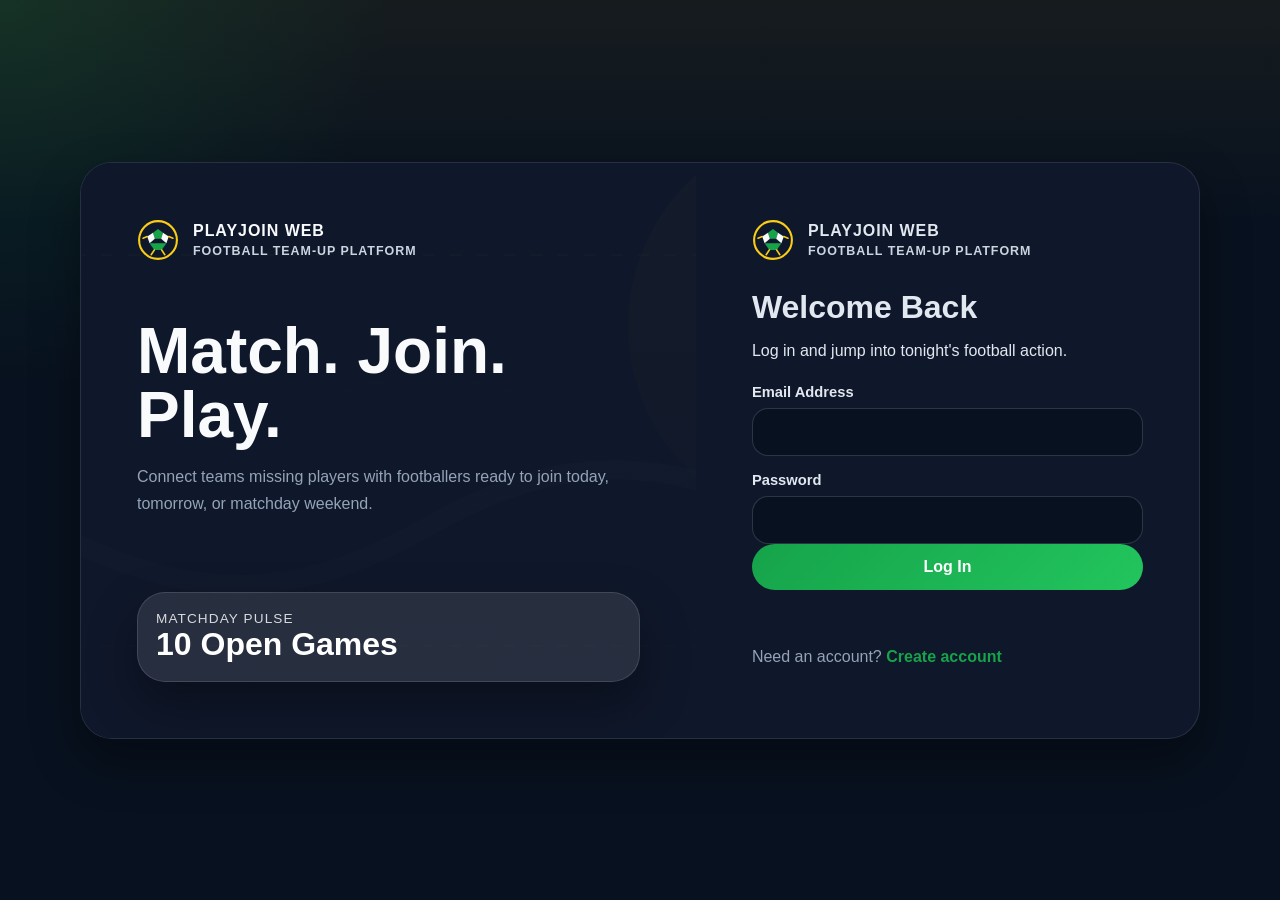
<file: index.html>
<!DOCTYPE html>
<html lang="en">
<head>
  <meta charset="UTF-8">
  <meta name="viewport" content="width=device-width, initial-scale=1.0">
  <title>PlayJoin Web | Dashboard</title>
  <link rel="stylesheet" href="css/style.css">
</head>
<body>
  <header class="topbar">
    <div class="topbar-inner">
      <a class="brand" href="index.html">
        <img src="assets/icons/ball.svg" alt="PlayJoin Web logo">
        <div>
          PlayJoin Web
          <small data-i18n="brandTag">Football Team-Up Platform</small>
        </div>
      </a>
      <nav>
        <a class="nav-link active" href="index.html" data-i18n="navHome">Dashboard</a>
        <a class="nav-link" href="activity.html" data-i18n="navActivity">My Activity</a>
        <a class="nav-link" href="settings.html" data-i18n="navSettings">Settings</a>
      </nav>
      <div class="user-chip" data-user-name>Player</div>
    </div>
  </header>

  <main class="page-shell">
    <section class="hero">
      <div class="hero-content">
        <span class="mini-tag">Matchday Ready</span>
        <h1 id="heroGreeting">Need players? Find a football match in minutes.</h1>
        <p data-i18n="heroText">Connect teams missing players with footballers ready to join today, tomorrow, or matchday weekend.</p>
        <div class="hero-actions">
          <button class="primary-btn" type="button" data-open-modal data-i18n="heroPrimary">Create Match Request</button>
          <a class="outline-btn" href="#browseSection" data-i18n="heroSecondary">Browse Open Matches</a>
        </div>
      </div>
      <div class="hero-board">
        <article class="pulse-card">
          <span>Fast Matchmaking</span>
          <strong>Teams + Players</strong>
        </article>
        <article class="pulse-card">
          <span>Tonight Focus</span>
          <strong>Need 1-2 More</strong>
        </article>
        <article class="pulse-card">
          <span>Best Use</span>
          <strong>Booked Field Rescue</strong>
        </article>
        <article class="pulse-card">
          <span>Style</span>
          <strong>Bold Football Hub</strong>
        </article>
      </div>
    </section>

    <section id="statsGrid" class="stats-grid"></section>

    <section class="dashboard-layout">
      <article class="panel-card">
        <div class="section-header">
          <div>
            <h2 data-i18n="quickActions">Quick Actions</h2>
            <p>Jump straight into the next football move.</p>
          </div>
        </div>
        <div class="quick-actions">
          <button class="primary-btn" type="button" data-open-modal data-i18n="createRequest">Create Request</button>
          <a class="ghost-btn" href="activity.html" data-i18n="viewActivity">View Activity</a>
          <a class="outline-btn" href="settings.html" data-i18n="navSettings">Settings</a>
        </div>
      </article>

      <article class="panel-card">
        <div class="section-header">
          <div>
            <h2 data-i18n="openFilters">Match Filters</h2>
            <p>Find the right football game by urgency, city, and format.</p>
          </div>
        </div>
        <div class="chip-row">
          <button class="filter-chip active" type="button" data-filter="all">All</button>
          <button class="filter-chip" type="button" data-filter="open" data-i18n="open">Open</button>
          <button class="filter-chip" type="button" data-filter="today" data-i18n="today">Today</button>
          <button class="filter-chip" type="button" data-filter="need-1" data-i18n="needOnePlayer">Need 1 Player</button>
          <button class="filter-chip" type="button" data-filter="need-2-plus" data-i18n="needTwoPlayers">Need 2+ Players</button>
        </div>
      </article>
    </section>

    <section class="panel-card filter-panel">
      <div class="filter-row">
        <div class="form-group">
          <label for="searchInput">Search</label>
          <input id="searchInput" type="search" data-i18n-placeholder="searchPlaceholder" placeholder="Search by team or field...">
        </div>
        <div class="form-group">
          <label for="locationFilter" data-i18n="locationFilter">Location</label>
          <select id="locationFilter"></select>
        </div>
        <div class="form-group">
          <label for="typeFilter" data-i18n="typeFilter">Match Type</label>
          <select id="typeFilter"></select>
        </div>
        <button id="resetFilters" class="outline-btn" type="button" data-i18n="resetFilters">Reset Filters</button>
      </div>
    </section>

    <section id="browseSection">
      <div class="section-header">
        <div>
          <h2 data-i18n="openMatches">Open Matches</h2>
          <p>Live listings for missing-player requests across cities.</p>
        </div>
      </div>
      <div id="openMatchesGrid" class="match-grid"></div>
    </section>

    <section>
      <div class="section-header">
        <div>
          <h2 data-i18n="urgentMatches">Urgent Match Calls</h2>
          <p>Best picks for fast joins and last-minute football fixes.</p>
        </div>
      </div>
      <div id="urgentMatchesGrid" class="match-grid"></div>
    </section>
  </main>

  <div id="createModal" class="modal" aria-hidden="true">
    <div class="modal-card">
      <div class="modal-head">
        <div>
          <h2 data-i18n="createTitle">Publish Missing Players Request</h2>
          <p>Create a local football request and display it instantly on the dashboard.</p>
        </div>
        <button id="closeModal" class="ghost-btn" type="button">Close</button>
      </div>

      <form id="createRequestForm">
        <div class="modal-grid">
          <div class="form-group">
            <label for="teamName" data-i18n="teamName">Team Name</label>
            <input id="teamName" name="teamName" type="text" required>
          </div>
          <div class="form-group">
            <label for="fieldName" data-i18n="fieldName">Field Name</label>
            <input id="fieldName" name="fieldName" type="text" required>
          </div>
          <div class="form-group">
            <label for="requestLocation" data-i18n="city">City / Location</label>
            <select id="requestLocation" name="location" required></select>
          </div>
          <div class="form-group">
            <label for="requestMatchType" data-i18n="typeFilter">Match Type</label>
            <select id="requestMatchType" name="matchType" required></select>
          </div>
          <div class="form-group">
            <label for="requestDate" data-i18n="date">Date</label>
            <input id="requestDate" name="date" type="date" required>
          </div>
          <div class="form-group">
            <label for="requestTime" data-i18n="time">Time</label>
            <input id="requestTime" name="time" type="time" required>
          </div>
          <div class="form-group full-span">
            <label for="requestTotalNeeded" data-i18n="missingPlayers">Missing Players</label>
            <input id="requestTotalNeeded" name="totalNeeded" type="number" min="1" max="11" required>
          </div>
          <div class="form-group full-span">
            <label for="requestNotes" data-i18n="notes">Notes</label>
            <textarea id="requestNotes" name="notes" placeholder="Add jersey color, skill level, or arrival notes."></textarea>
          </div>
        </div>

        <button class="primary-btn full-width" type="submit" data-i18n="submitRequest">Publish Request</button>
        <div id="formFeedback" class="form-feedback success"></div>
      </form>
    </div>
  </div>

  <footer class="footer">
    PlayJoin Web © <span id="currentYear"></span>
  </footer>

  <script src="js/data.js"></script>
  <script src="js/utils.js"></script>
  <script src="js/app.js"></script>
</body>
</html>
</file>
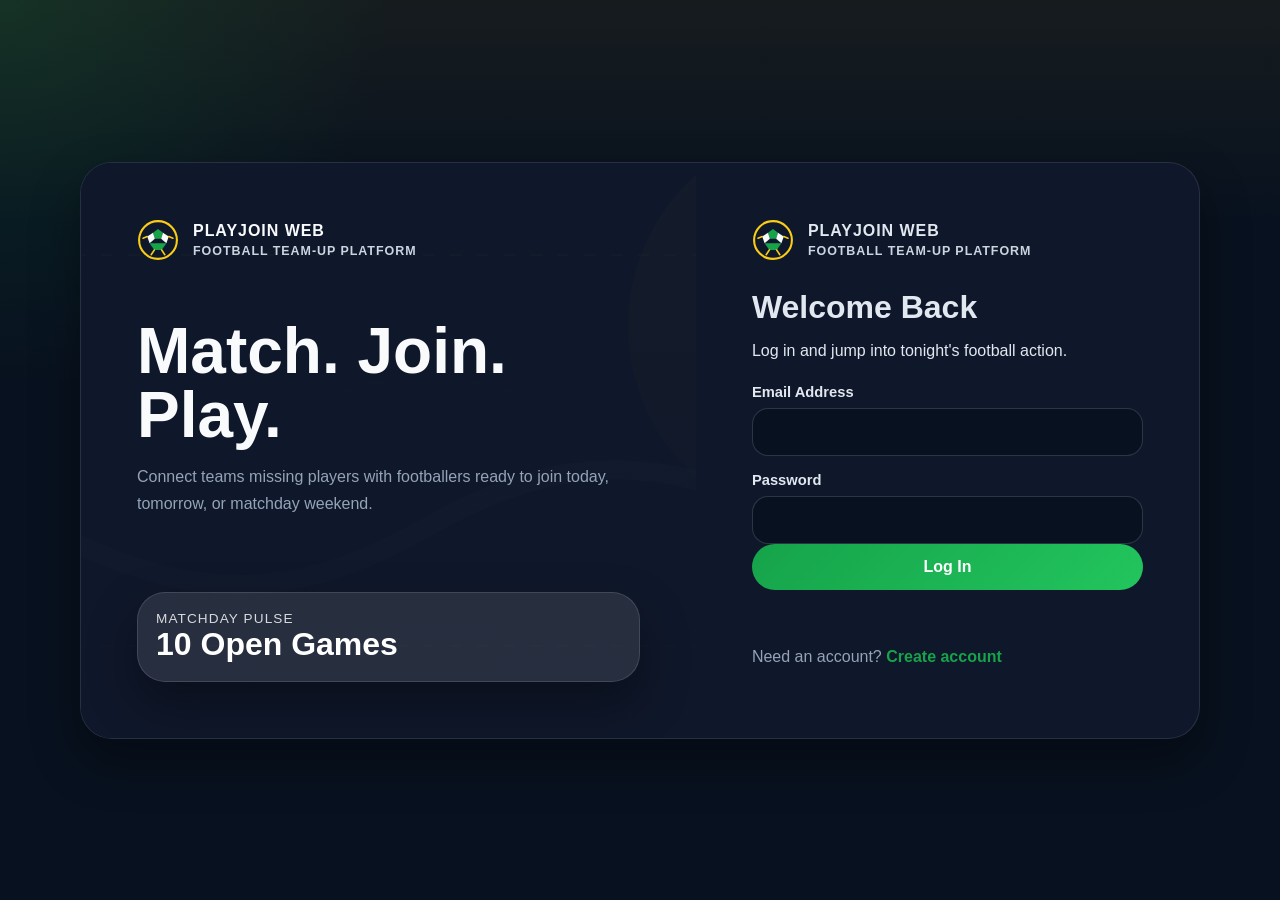
<file: activity.html>
<!DOCTYPE html>
<html lang="en">
<head>
  <meta charset="UTF-8">
  <meta name="viewport" content="width=device-width, initial-scale=1.0">
  <title>PlayJoin Web | Activity</title>
  <link rel="stylesheet" href="css/style.css">
</head>
<body>
  <header class="topbar">
    <div class="topbar-inner">
      <a class="brand" href="index.html">
        <img src="assets/icons/ball.svg" alt="PlayJoin Web logo">
        <div>
          PlayJoin Web
          <small data-i18n="brandTag">Football Team-Up Platform</small>
        </div>
      </a>
      <nav>
        <a class="nav-link" href="index.html" data-i18n="navHome">Dashboard</a>
        <a class="nav-link active" href="activity.html" data-i18n="navActivity">My Activity</a>
        <a class="nav-link" href="settings.html" data-i18n="navSettings">Settings</a>
      </nav>
      <div class="user-chip" data-user-name>Player</div>
    </div>
  </header>

  <main class="page-shell">
    <section class="activity-hero">
      <span class="mini-tag">Player Center</span>
      <h1 data-i18n="activityTitle">Your Football Activity Center</h1>
      <p>Track every request you created and every match you joined from one place.</p>
    </section>

    <section>
      <div class="section-header">
        <div>
          <h2 data-i18n="myRequests">My Created Requests</h2>
          <p>Matches you published to fill missing football players.</p>
        </div>
      </div>
      <div id="createdMatchesGrid" class="match-grid"></div>
    </section>

    <section>
      <div class="section-header">
        <div>
          <h2 data-i18n="joinedMatches">Joined Matches</h2>
          <p>Games where you already secured a place in the squad.</p>
        </div>
      </div>
      <div id="joinedMatchesGrid" class="match-grid"></div>
    </section>
  </main>

  <footer class="footer">
    PlayJoin Web © <span id="currentYear"></span>
  </footer>

  <script src="js/data.js"></script>
  <script src="js/utils.js"></script>
  <script src="js/activity.js"></script>
</body>
</html>
</file>
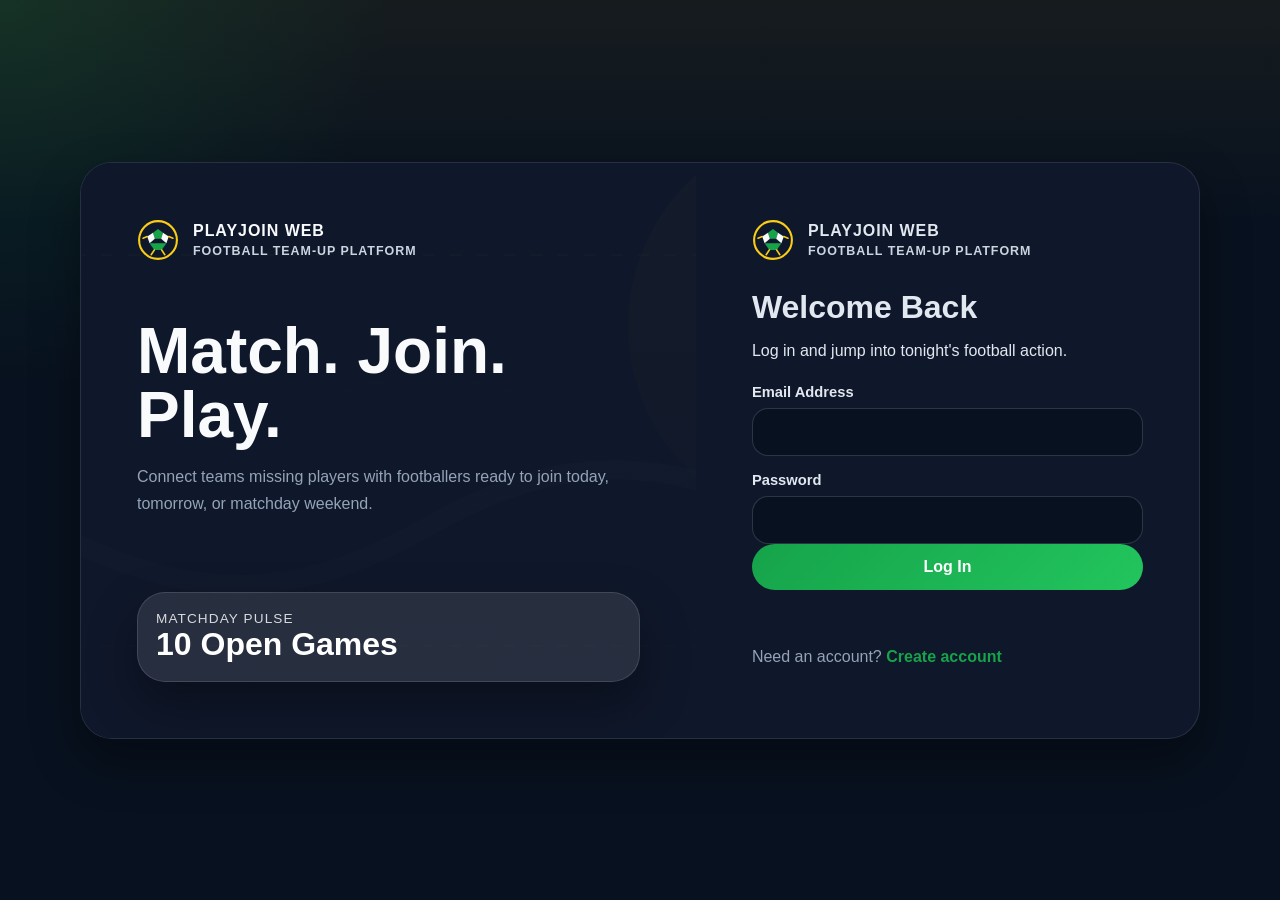
<file: login.html>
<!DOCTYPE html>
<html lang="en">
<head>
  <meta charset="UTF-8">
  <meta name="viewport" content="width=device-width, initial-scale=1.0">
  <title>PlayJoin Web | Login</title>
  <link rel="stylesheet" href="css/style.css">
</head>
<body class="auth-page" data-page="login">
  <main class="auth-layout">
    <section class="auth-panel auth-visual">
      <div class="brand">
        <img src="assets/icons/ball.svg" alt="PlayJoin Web logo">
        <div>
          PlayJoin Web
          <small data-i18n="brandTag">Football Team-Up Platform</small>
        </div>
      </div>
      <div class="auth-copy">
        <h1>Match. Join. Play.</h1>
        <p data-i18n="heroText">Connect teams missing players with footballers ready to join today, tomorrow, or matchday weekend.</p>
      </div>
      <div class="pulse-card">
        <span>Matchday Pulse</span>
        <strong>10 Open Games</strong>
      </div>
    </section>

    <section class="auth-panel">
      <div class="brand">
        <img src="assets/icons/ball.svg" alt="PlayJoin Web ball icon">
        <div>
          PlayJoin Web
          <small data-i18n="brandTag">Football Team-Up Platform</small>
        </div>
      </div>

      <form id="loginForm" class="auth-form">
        <h2 data-i18n="loginTitle">Welcome Back</h2>
        <p data-i18n="loginSubtitle">Log in and jump into tonight's football action.</p>

        <div class="input-grid">
          <div class="form-group">
            <label for="loginEmail" data-i18n="email">Email Address</label>
            <input id="loginEmail" name="email" type="email" required>
          </div>
          <div class="form-group">
            <label for="loginPassword" data-i18n="password">Password</label>
            <input id="loginPassword" name="password" type="password" required>
          </div>
        </div>

        <button class="primary-btn full-width" type="submit" data-i18n="login">Log In</button>
        <div id="authFeedback" class="form-feedback"></div>
      </form>

      <p class="muted-link">
        <span data-i18n="noAccount">Need an account?</span>
        <a href="signup.html" data-i18n="createAccount">Create account</a>
      </p>
    </section>
  </main>

  <script src="js/data.js"></script>
  <script src="js/utils.js"></script>
  <script src="js/auth.js"></script>
</body>
</html>
</file>
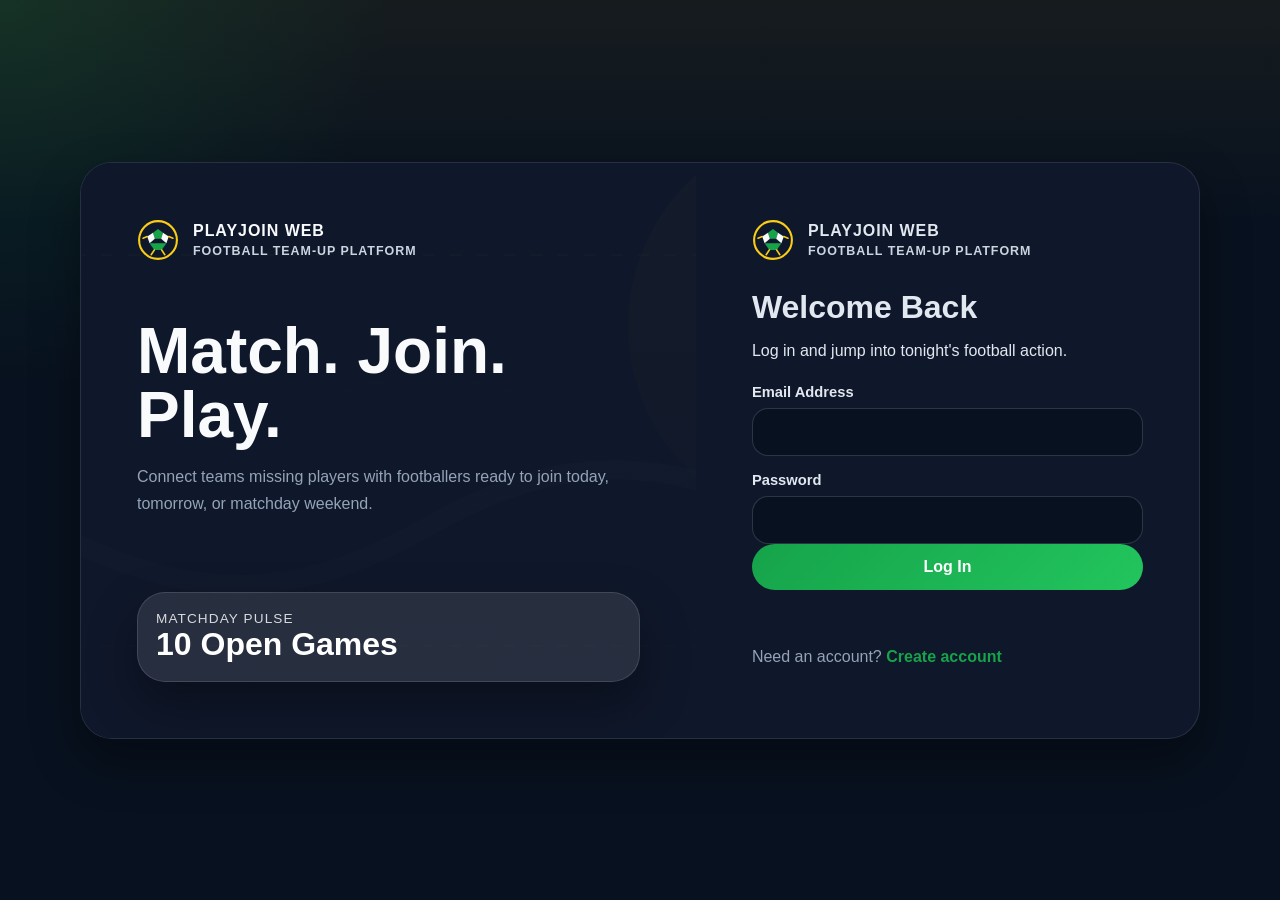
<file: settings.html>
<!DOCTYPE html>
<html lang="en">
<head>
  <meta charset="UTF-8">
  <meta name="viewport" content="width=device-width, initial-scale=1.0">
  <title>PlayJoin Web | Settings</title>
  <link rel="stylesheet" href="css/style.css">
</head>
<body>
  <header class="topbar">
    <div class="topbar-inner">
      <a class="brand" href="index.html">
        <img src="assets/icons/ball.svg" alt="PlayJoin Web logo">
        <div>
          PlayJoin Web
          <small data-i18n="brandTag">Football Team-Up Platform</small>
        </div>
      </a>
      <nav>
        <a class="nav-link" href="index.html" data-i18n="navHome">Dashboard</a>
        <a class="nav-link" href="activity.html" data-i18n="navActivity">My Activity</a>
        <a class="nav-link active" href="settings.html" data-i18n="navSettings">Settings</a>
      </nav>
      <div class="user-chip" data-user-name>Player</div>
    </div>
  </header>

  <main class="page-shell">
    <section class="settings-hero">
      <span class="mini-tag">Profile + Preferences</span>
      <h1 data-i18n="navSettings">Settings</h1>
      <p data-i18n="savePreferences">Preferences are saved automatically.</p>
    </section>

    <section class="settings-grid">
      <article class="settings-card">
        <div class="profile-head">
          <div id="settingsAvatar" class="avatar">PJ</div>
          <div>
            <h2 id="settingsName">Player Name</h2>
            <p id="settingsEmail" class="avatar-subtitle">player@email.com</p>
            <p class="avatar-subtitle" data-i18n="memberSubtitle">Football Player / Community Member</p>
          </div>
        </div>
      </article>

      <article class="settings-card">
        <h3 data-i18n="profileTitle">Player Profile</h3>
        <p class="settings-note">Customize your football experience with simple local preferences.</p>

        <div class="settings-row">
          <div>
            <div class="settings-label" data-i18n="themeMode">Theme Mode</div>
          </div>
          <select id="themeToggle" class="settings-control">
            <option value="light" data-i18n="lightMode">Light Mode</option>
            <option value="dark" data-i18n="darkMode">Dark Mode</option>
          </select>
        </div>

        <div class="settings-row">
          <div>
            <div class="settings-label" data-i18n="language">Language</div>
          </div>
          <select id="languageSelect" class="settings-control">
            <option value="en" data-i18n="english">English</option>
            <option value="tr" data-i18n="turkish">Turkish</option>
            <option value="de" data-i18n="german">German</option>
          </select>
        </div>

        <div class="settings-row">
          <div>
            <div class="settings-label" data-i18n="locationPreference">Location Preference</div>
          </div>
          <select id="locationPreference" class="settings-control"></select>
        </div>

        <div class="settings-row">
          <button id="logoutButton" class="primary-btn" type="button" data-i18n="logout">Log Out</button>
        </div>
      </article>
    </section>
  </main>

  <footer class="footer">
    PlayJoin Web © <span id="currentYear"></span>
  </footer>

  <script src="js/data.js"></script>
  <script src="js/utils.js"></script>
  <script src="js/settings.js"></script>
</body>
</html>
</file>
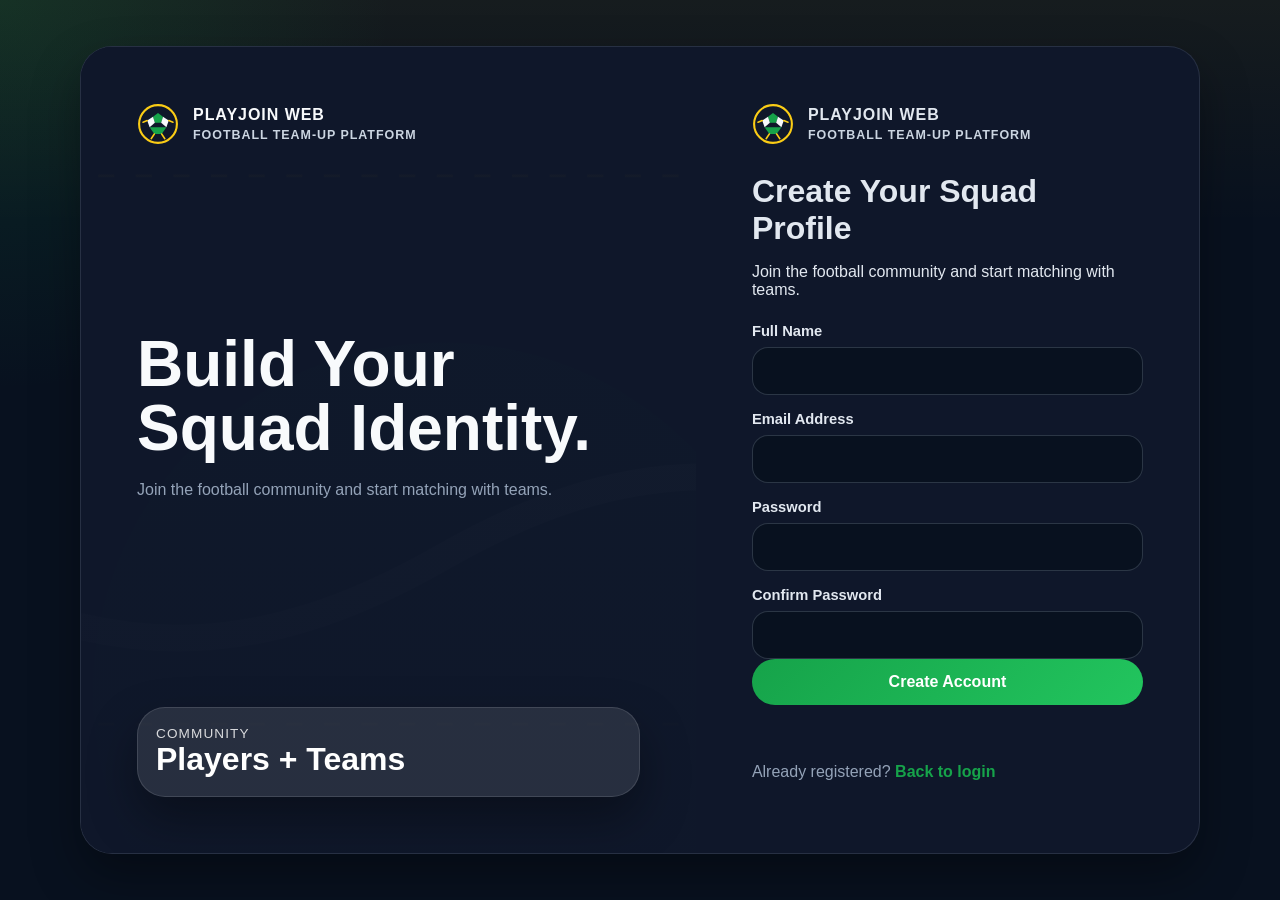
<file: signup.html>
<!DOCTYPE html>
<html lang="en">
<head>
  <meta charset="UTF-8">
  <meta name="viewport" content="width=device-width, initial-scale=1.0">
  <title>PlayJoin Web | Sign Up</title>
  <link rel="stylesheet" href="css/style.css">
</head>
<body class="auth-page" data-page="signup">
  <main class="auth-layout">
    <section class="auth-panel auth-visual">
      <div class="brand">
        <img src="assets/icons/ball.svg" alt="PlayJoin Web logo">
        <div>
          PlayJoin Web
          <small data-i18n="brandTag">Football Team-Up Platform</small>
        </div>
      </div>
      <div class="auth-copy">
        <h1>Build Your Squad Identity.</h1>
        <p data-i18n="signupSubtitle">Join the football community and start matching with teams.</p>
      </div>
      <div class="pulse-card">
        <span>Community</span>
        <strong>Players + Teams</strong>
      </div>
    </section>

    <section class="auth-panel">
      <div class="brand">
        <img src="assets/icons/ball.svg" alt="PlayJoin Web ball icon">
        <div>
          PlayJoin Web
          <small data-i18n="brandTag">Football Team-Up Platform</small>
        </div>
      </div>

      <form id="signupForm" class="auth-form">
        <h2 data-i18n="signupTitle">Create Your Squad Profile</h2>
        <p data-i18n="signupSubtitle">Join the football community and start matching with teams.</p>

        <div class="input-grid">
          <div class="form-group">
            <label for="signupName" data-i18n="fullName">Full Name</label>
            <input id="signupName" name="fullName" type="text" required>
          </div>
          <div class="form-group">
            <label for="signupEmail" data-i18n="email">Email Address</label>
            <input id="signupEmail" name="email" type="email" required>
          </div>
          <div class="form-group">
            <label for="signupPassword" data-i18n="password">Password</label>
            <input id="signupPassword" name="password" type="password" required>
          </div>
          <div class="form-group">
            <label for="signupConfirmPassword" data-i18n="confirmPassword">Confirm Password</label>
            <input id="signupConfirmPassword" name="confirmPassword" type="password" required>
          </div>
        </div>

        <button class="primary-btn full-width" type="submit" data-i18n="signup">Create Account</button>
        <div id="authFeedback" class="form-feedback"></div>
      </form>

      <p class="muted-link">
        <span data-i18n="haveAccount">Already registered?</span>
        <a href="login.html" data-i18n="backToLogin">Back to login</a>
      </p>
    </section>
  </main>

  <script src="js/data.js"></script>
  <script src="js/utils.js"></script>
  <script src="js/auth.js"></script>
</body>
</html>
</file>
<file: css/style.css>
:root {
  --primary: #16a34a;
  --primary-dark: #15803d;
  --navy: #0f172a;
  --navy-soft: #1e293b;
  --yellow: #facc15;
  --bg: #f8fafc;
  --surface: #ffffff;
  --surface-alt: #e2e8f0;
  --text: #1e293b;
  --muted: #64748b;
  --error: #ef4444;
  --success: #22c55e;
  --shadow: 0 20px 40px rgba(15, 23, 42, 0.12);
  --radius-lg: 28px;
  --radius-md: 18px;
  --radius-sm: 12px;
}

[data-theme="dark"] {
  --bg: #08111f;
  --surface: #0f172a;
  --surface-alt: #1e293b;
  --text: #e2e8f0;
  --muted: #94a3b8;
  --shadow: 0 22px 48px rgba(0, 0, 0, 0.35);
}

* {
  box-sizing: border-box;
}

html {
  scroll-behavior: smooth;
}

body {
  margin: 0;
  font-family: Arial, Helvetica, sans-serif;
  background:
    radial-gradient(circle at top left, rgba(22, 163, 74, 0.16), transparent 25%),
    linear-gradient(180deg, rgba(250, 204, 21, 0.06), transparent 25%),
    var(--bg);
  color: var(--text);
  min-height: 100vh;
}

a {
  color: inherit;
  text-decoration: none;
}

button,
input,
select,
textarea {
  font: inherit;
}

img {
  max-width: 100%;
  display: block;
}

.page-shell {
  width: min(1180px, calc(100% - 32px));
  margin: 0 auto;
}

.auth-page {
  min-height: 100vh;
  display: grid;
  place-items: center;
  padding: 24px;
}

.auth-layout {
  width: min(1120px, 100%);
  display: grid;
  grid-template-columns: 1.1fr 0.9fr;
  background: var(--surface);
  border: 1px solid rgba(148, 163, 184, 0.18);
  border-radius: 32px;
  overflow: hidden;
  box-shadow: var(--shadow);
}

.auth-panel {
  padding: 56px;
}

.auth-visual {
  background:
    linear-gradient(180deg, rgba(15, 23, 42, 0.88), rgba(15, 23, 42, 0.98)),
    url("../assets/images/hero-pattern.svg") center/cover no-repeat;
  color: #f8fafc;
  display: flex;
  flex-direction: column;
  justify-content: space-between;
}

.brand {
  display: inline-flex;
  align-items: center;
  gap: 14px;
  font-weight: 800;
  letter-spacing: 0.06em;
  text-transform: uppercase;
}

.brand img {
  width: 42px;
  height: 42px;
}

.brand small {
  display: block;
  margin-top: 4px;
  color: #cbd5e1;
  font-size: 0.78rem;
}

.auth-copy h1,
.hero-content h1,
.section-header h2,
.details-hero h1 {
  margin: 0 0 12px;
  line-height: 1;
  font-weight: 900;
}

.auth-copy h1 {
  font-size: clamp(2.6rem, 5vw, 4.5rem);
}

.auth-copy p,
.hero-content p,
.section-header p,
.details-notes,
.settings-note {
  color: var(--muted);
  line-height: 1.7;
}

.auth-form h2 {
  margin: 24px 0 8px;
  font-size: 2rem;
}

.input-grid {
  display: grid;
  gap: 16px;
  margin-top: 24px;
}

.form-group label {
  display: block;
  margin-bottom: 8px;
  font-size: 0.92rem;
  font-weight: 700;
}

.form-group input,
.form-group select,
.form-group textarea {
  width: 100%;
  border: 1px solid rgba(148, 163, 184, 0.25);
  background: var(--bg);
  color: var(--text);
  border-radius: 16px;
  padding: 14px 16px;
  outline: none;
  transition: border-color 0.2s, transform 0.2s;
}

.form-group textarea {
  min-height: 110px;
  resize: vertical;
}

.form-group input:focus,
.form-group select:focus,
.form-group textarea:focus {
  border-color: var(--primary);
  transform: translateY(-1px);
}

.primary-btn,
.outline-btn,
.ghost-btn,
.filter-chip {
  border: 0;
  cursor: pointer;
  border-radius: 999px;
  padding: 14px 20px;
  font-weight: 800;
  transition: transform 0.2s, background 0.2s, color 0.2s;
}

.primary-btn:hover,
.outline-btn:hover,
.ghost-btn:hover,
.filter-chip:hover {
  transform: translateY(-2px);
}

.primary-btn {
  background: linear-gradient(135deg, var(--primary), #22c55e);
  color: #fff;
}

.outline-btn {
  background: transparent;
  color: var(--text);
  border: 1px solid rgba(148, 163, 184, 0.28);
}

.ghost-btn {
  background: rgba(250, 204, 21, 0.12);
  color: var(--text);
}

.full-width {
  width: 100%;
}

.muted-link {
  margin-top: 20px;
  color: var(--muted);
}

.muted-link a {
  color: var(--primary);
  font-weight: 800;
}

.form-feedback {
  min-height: 24px;
  margin-top: 14px;
  font-size: 0.92rem;
  font-weight: 700;
}

.form-feedback.error {
  color: var(--error);
}

.form-feedback.success {
  color: var(--success);
}

.topbar {
  position: sticky;
  top: 0;
  z-index: 50;
  backdrop-filter: blur(18px);
  background: rgba(8, 17, 31, 0.78);
  border-bottom: 1px solid rgba(148, 163, 184, 0.14);
}

.topbar-inner {
  width: min(1180px, calc(100% - 32px));
  margin: 0 auto;
  display: flex;
  align-items: center;
  justify-content: space-between;
  gap: 18px;
  padding: 16px 0;
}

.topbar nav {
  display: flex;
  align-items: center;
  gap: 12px;
}

.nav-link {
  color: #cbd5e1;
  padding: 10px 14px;
  border-radius: 999px;
  font-weight: 700;
}

.nav-link.active,
.nav-link:hover {
  background: rgba(22, 163, 74, 0.18);
  color: #ffffff;
}

.user-chip {
  background: rgba(250, 204, 21, 0.14);
  color: #f8fafc;
  padding: 10px 14px;
  border-radius: 999px;
  font-weight: 800;
}

.hero {
  margin: 30px 0 22px;
  padding: 36px;
  border-radius: 34px;
  background:
    linear-gradient(135deg, rgba(15, 23, 42, 0.92), rgba(22, 163, 74, 0.8)),
    url("../assets/images/hero-pattern.svg") center/cover no-repeat;
  color: #f8fafc;
  display: grid;
  grid-template-columns: 1.2fr 0.8fr;
  gap: 24px;
  box-shadow: var(--shadow);
}

.hero-content p {
  color: rgba(248, 250, 252, 0.82);
  max-width: 640px;
}

.hero-actions,
.quick-actions,
.chip-row {
  display: flex;
  flex-wrap: wrap;
  gap: 12px;
}

.hero-board {
  display: grid;
  grid-template-columns: repeat(2, 1fr);
  gap: 14px;
}

.pulse-card,
.stat-card,
.panel-card,
.match-card,
.details-card,
.settings-card {
  background: var(--surface);
  border: 1px solid rgba(148, 163, 184, 0.15);
  border-radius: var(--radius-lg);
  box-shadow: var(--shadow);
}

.pulse-card {
  background: rgba(255, 255, 255, 0.1);
  border-color: rgba(255, 255, 255, 0.12);
  color: #fff;
  padding: 18px;
}

.pulse-card span,
.mini-label {
  display: block;
  font-size: 0.85rem;
  letter-spacing: 0.08em;
  text-transform: uppercase;
  color: inherit;
  opacity: 0.82;
}

.pulse-card strong,
.stat-card strong {
  font-size: 2rem;
  font-weight: 900;
}

.stats-grid,
.match-grid,
.settings-grid,
.activity-grid {
  display: grid;
  gap: 18px;
}

.stats-grid {
  grid-template-columns: repeat(4, 1fr);
  margin-bottom: 22px;
}

.stat-card,
.panel-card,
.settings-card {
  padding: 22px;
}

.stat-card span {
  color: var(--muted);
  font-size: 0.92rem;
}

.dashboard-layout {
  display: grid;
  grid-template-columns: 1.1fr 0.9fr;
  gap: 20px;
  margin-bottom: 22px;
}

.panel-card {
  height: 100%;
}

.section-header {
  display: flex;
  justify-content: space-between;
  align-items: end;
  gap: 16px;
  margin-bottom: 16px;
}

.section-header h2 {
  font-size: 1.8rem;
}

.filter-panel {
  margin-bottom: 24px;
}

.filter-row {
  display: grid;
  grid-template-columns: 2fr 1fr 1fr auto;
  gap: 14px;
  align-items: end;
}

.filter-chip {
  background: rgba(148, 163, 184, 0.12);
  color: var(--text);
}

.filter-chip.active {
  background: var(--yellow);
  color: #111827;
}

.match-grid {
  grid-template-columns: repeat(auto-fit, minmax(260px, 1fr));
}

.match-card {
  padding: 22px;
}

.card-topline,
.match-meta,
.match-stats,
.profile-head,
.settings-row,
.detail-list div,
.details-hero {
  display: flex;
  justify-content: space-between;
  gap: 12px;
}

.mini-tag {
  display: inline-flex;
  align-items: center;
  gap: 8px;
  padding: 8px 12px;
  border-radius: 999px;
  background: rgba(22, 163, 74, 0.12);
  color: var(--primary);
  font-size: 0.78rem;
  font-weight: 800;
  text-transform: uppercase;
  letter-spacing: 0.08em;
}

.status-badge {
  padding: 8px 12px;
  border-radius: 999px;
  font-size: 0.78rem;
  font-weight: 800;
}

.badge-open {
  background: rgba(22, 163, 74, 0.14);
  color: #22c55e;
}

.badge-warning,
.badge-today {
  background: rgba(250, 204, 21, 0.18);
  color: #ca8a04;
}

.badge-full {
  background: rgba(239, 68, 68, 0.16);
  color: #ef4444;
}

.match-head h3 {
  margin: 18px 0 6px;
  font-size: 1.5rem;
}

.match-head p,
.match-meta,
.card-link,
.settings-label,
.avatar-subtitle {
  color: var(--muted);
}

.match-meta {
  font-size: 0.92rem;
  flex-wrap: wrap;
}

.match-stats {
  margin: 18px 0;
}

.match-stats div {
  flex: 1;
  padding: 14px;
  border-radius: 18px;
  background: rgba(148, 163, 184, 0.08);
}

.match-stats strong,
.progress-row strong {
  display: block;
  font-size: 1.5rem;
}

.match-stats span,
.progress-row span {
  font-size: 0.85rem;
  color: var(--muted);
}

.empty-state {
  padding: 32px;
  border: 1px dashed rgba(148, 163, 184, 0.4);
  border-radius: var(--radius-lg);
  text-align: center;
  color: var(--muted);
}

.footer {
  padding: 32px 0 40px;
  color: var(--muted);
  text-align: center;
}

.modal {
  position: fixed;
  inset: 0;
  background: rgba(2, 6, 23, 0.74);
  padding: 20px;
  display: none;
  place-items: center;
}

.modal.show {
  display: grid;
}

.modal-card {
  width: min(760px, 100%);
  max-height: 92vh;
  overflow: auto;
  background: var(--surface);
  border-radius: 32px;
  padding: 28px;
  box-shadow: var(--shadow);
}

.modal-head {
  display: flex;
  justify-content: space-between;
  align-items: start;
  gap: 16px;
  margin-bottom: 16px;
}

.modal-grid {
  display: grid;
  grid-template-columns: repeat(2, 1fr);
  gap: 16px;
}

.full-span {
  grid-column: 1 / -1;
}

.back-link {
  display: inline-flex;
  align-items: center;
  gap: 10px;
  margin: 22px 0;
  color: var(--primary);
  font-weight: 800;
}

.details-hero,
.details-grid,
.settings-grid {
  margin-bottom: 22px;
}

.details-hero {
  align-items: center;
  padding: 28px 30px;
  border-radius: 30px;
  background: linear-gradient(135deg, rgba(15, 23, 42, 0.96), rgba(30, 41, 59, 0.92));
  color: #f8fafc;
}

.details-grid {
  display: grid;
  grid-template-columns: 1.2fr 0.8fr;
  gap: 18px;
}

.details-card h2,
.details-card h3,
.settings-card h2,
.settings-card h3 {
  margin-top: 0;
}

.detail-list {
  display: grid;
  gap: 14px;
  margin-bottom: 18px;
}

.detail-list span {
  color: var(--muted);
}

.progress-row {
  display: grid;
  gap: 12px;
  margin: 18px 0 24px;
}

.progress-row div {
  padding: 14px 16px;
  border-radius: 18px;
  background: rgba(148, 163, 184, 0.08);
}

.activity-hero,
.settings-hero {
  padding: 30px;
  border-radius: 30px;
  margin: 28px 0 22px;
  background: linear-gradient(135deg, rgba(22, 163, 74, 0.22), rgba(15, 23, 42, 0.95));
  color: #f8fafc;
}

.activity-grid,
.settings-grid {
  grid-template-columns: repeat(2, 1fr);
}

.profile-head {
  align-items: center;
}

.avatar {
  width: 72px;
  height: 72px;
  border-radius: 50%;
  display: grid;
  place-items: center;
  background: linear-gradient(135deg, var(--primary), var(--yellow));
  color: #0f172a;
  font-weight: 900;
  font-size: 1.5rem;
}

.settings-row {
  align-items: center;
  margin-top: 18px;
  padding-top: 18px;
  border-top: 1px solid rgba(148, 163, 184, 0.16);
}

.settings-row:first-of-type {
  border-top: 0;
  padding-top: 0;
}

.settings-control {
  min-width: 220px;
}

.settings-note {
  margin-top: 22px;
}

@media (max-width: 960px) {
  .auth-layout,
  .hero,
  .dashboard-layout,
  .details-grid,
  .activity-grid,
  .settings-grid,
  .filter-row {
    grid-template-columns: 1fr;
  }

  .stats-grid {
    grid-template-columns: repeat(2, 1fr);
  }

  .topbar-inner {
    flex-direction: column;
    align-items: start;
  }

  .topbar nav {
    flex-wrap: wrap;
  }

  .hero-board,
  .modal-grid {
    grid-template-columns: 1fr;
  }
}

@media (max-width: 640px) {
  .page-shell,
  .topbar-inner {
    width: min(100% - 20px, 1180px);
  }

  .auth-panel,
  .hero,
  .panel-card,
  .details-card,
  .settings-card,
  .activity-hero,
  .settings-hero {
    padding: 22px;
  }

  .stats-grid {
    grid-template-columns: 1fr;
  }

  .card-topline,
  .match-meta,
  .match-stats,
  .section-header,
  .profile-head,
  .settings-row,
  .detail-list div,
  .details-hero {
    flex-direction: column;
  }
}
</file>
